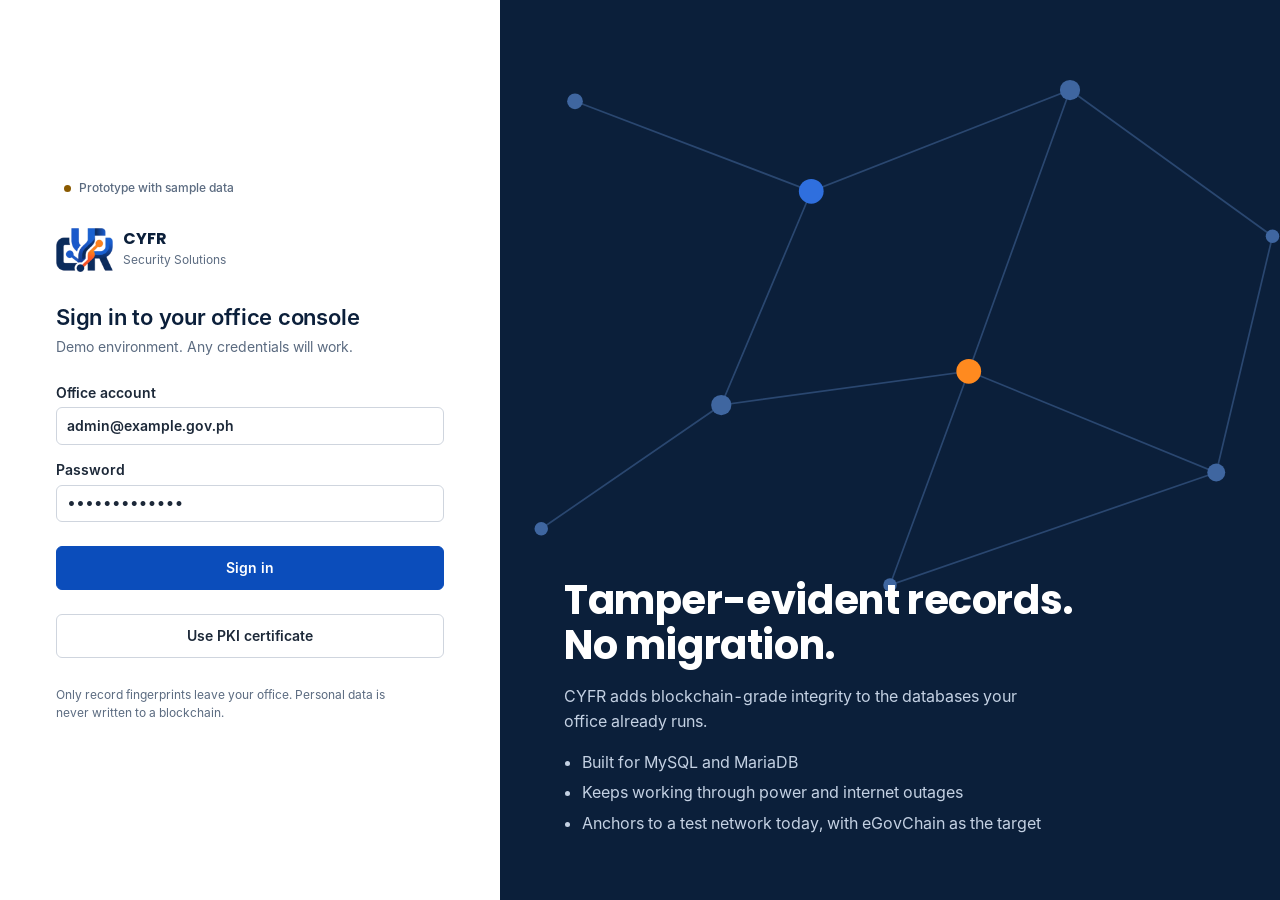
<file: index.html>
<!doctype html>
<html lang="en">
  <head>
    <meta charset="UTF-8" />
    <meta name="viewport" content="width=device-width,initial-scale=1" />
    <title>Sign in · CYFR Blockchain Middleware</title>
    <link rel="icon" href="assets/logo.png" />
    <!-- apply the saved light or dark theme before the page paints -->
    <script>
      try {
        document.documentElement.dataset.theme = localStorage.getItem("cyfr_theme") || "";
      } catch (e) {}
    </script>
    <link rel="stylesheet" href="assets/app.css" />
  </head>

  <body class="login">
    <!-- left: the sign-in form -->
    <main class="login-card">
      <div class="proto">Prototype with sample data</div>

      <!-- LOGO: to change it, replace the file assets/logo.png -->
      <div class="brand">
        <img class="logo" src="assets/logo.png" alt="CYFR" />
        <div><b>CYFR</b><small>Security Solutions</small></div>
      </div>

      <h1>Sign in to your office console</h1>
      <p class="muted">Demo environment. Any credentials will work.</p>

      <form id="f">
        <label>Office account <input id="u" value="admin@example.gov.ph" autocomplete="off" /></label>
        <label>Password <input id="p" type="password" value="demo-password" /></label>
        <button class="btn primary block">Sign in</button>
        <button type="button" class="btn block" id="pki">Use PKI certificate</button>
      </form>

      <p class="fine">
        Only record fingerprints leave your office. Personal data is never written to a blockchain.
      </p>
    </main>

    <!-- right: what the product does, over a drawing of linked records -->
    <aside class="login-side">
      <svg class="net" viewBox="0 0 800 800" preserveAspectRatio="xMidYMid slice" aria-hidden="true">
        <g stroke="#2a4770" stroke-width="1.5" fill="none">
          <path
            d="M120 90 L330 170 L560 80 L740 210 M330 170 L250 360 L470 330 L560 80 M470 330 L690 420 L740 210 M250 360 L90 470 M470 330 L400 520 L690 420"
          />
        </g>
        <g fill="#3f66a0">
          <circle cx="120" cy="90" r="7" />
          <circle cx="560" cy="80" r="9" />
          <circle cx="740" cy="210" r="6" />
          <circle cx="250" cy="360" r="9" />
          <circle cx="690" cy="420" r="8" />
          <circle cx="90" cy="470" r="6" />
          <circle cx="400" cy="520" r="6" />
        </g>
        <!-- two nodes carry the brand colours: a record, and the anchor that secures it -->
        <circle cx="330" cy="170" r="11" fill="#2f6fde" />
        <circle cx="470" cy="330" r="11" fill="#ff8a1f" />
      </svg>

      <h2>Tamper-evident records.<br />No migration.</h2>
      <p>CYFR adds blockchain-grade integrity to the databases your office already runs.</p>
      <ul>
        <li>Built for MySQL and MariaDB</li>
        <li>Keeps working through power and internet outages</li>
        <li>Anchors to a test network today, with eGovChain as the target</li>
      </ul>
    </aside>

    <script>
      // demo sign-in: remember the name for this tab, then open the console
      document.getElementById("f").onsubmit = (e) => {
        e.preventDefault();
        sessionStorage.setItem("cyfr_user", document.getElementById("u").value || "ito.admin");
        location.href = "app.html#/overview";
      };
      document.getElementById("pki").onclick = () => {
        sessionStorage.setItem("cyfr_user", "admin@example.gov.ph");
        location.href = "app.html#/overview";
      };
    </script>
  </body>
</html>
</file>
<file: assets/app.css>
/* ==========================================================================
   CYFR console stylesheet

   Contents
     1. Fonts            bundled files, so the console looks right with no internet
     2. Tokens           every colour, font and size used below is defined here
     3. Base             page defaults, headings, links, focus
     4. Shell            sidebar, top bar, status strip, page area
     5. Verdict          the integrity summary at the top of the overview
     6. Panels           cards, grids, figures, demo office page (end of section 10)
     7. Tables
     8. Controls         buttons, inputs, tags, tabs, switches
     9. Feedback         alerts, toast, spinner, progress lists
    10. Overlays         drawer, dialog, notifications
    11. Sign-in page
    12. Printed sheets   reports and proof certificates
    13. Dark theme
    14. Small screens, reduced motion, print
   ========================================================================== */

/* ---------- 1. Fonts ---------- */

@font-face {
  font-family: "Poppins";
  font-weight: 500;
  font-display: swap;
  src: url("fonts/poppins-500.woff") format("woff");
}
@font-face {
  font-family: "Poppins";
  font-weight: 700;
  font-display: swap;
  src: url("fonts/poppins-700.woff") format("woff");
}
@font-face {
  font-family: "Inter";
  font-weight: 400;
  font-display: swap;
  src: url("fonts/inter-400.woff") format("woff");
}
@font-face {
  font-family: "Inter";
  font-weight: 500;
  font-display: swap;
  src: url("fonts/inter-500.woff") format("woff");
}
@font-face {
  font-family: "Inter";
  font-weight: 600;
  font-display: swap;
  src: url("fonts/inter-600.woff") format("woff");
}

/* ---------- 2. Tokens ---------- */

:root {
  /* brand, taken from the CYFR logo */
  --navy: #0b1f3a; /* headings and the verdict band */
  --blue: #0b4dbb; /* actions, links, the active page */
  --blue-d: #093c93; /* hover state of blue */
  --blue-l: #eaf1fd; /* tint behind selected items */

  /* surfaces and text */
  --bg: #f7f8fa; /* page background */
  --card: #ffffff; /* panels */
  --line: #e4e7ec; /* borders and table rules */
  --line-2: #cfd5de; /* borders of inputs, slightly stronger */
  --tx: #1c2838; /* body text */
  --mu: #5b6b80; /* secondary text */

  /* status, always paired with a word, never colour alone */
  --ok: #17734a;
  --ok-l: #e5f3eb;
  --warn: #8a5a00;
  --warn-l: #fff3d1;
  --bad: #b3261e;
  --bad-l: #fde9e7;

  /* type */
  --display: "Inter", "Segoe UI", system-ui, sans-serif; /* headings and figures, same family as the text */
  --brand: "Poppins", "Segoe UI", system-ui, sans-serif; /* the brand face, used on the sign-in page only */
  --body: "Inter", "Segoe UI", system-ui, sans-serif; /* everything else */
  --mono: ui-monospace, "Cascadia Mono", "SFMono-Regular", Menlo, Consolas, monospace; /* fingerprints */

  /* shape */
  --r-sm: 4px; /* tags */
  --r: 6px; /* controls */
  --r-lg: 8px; /* panels */

  /* the sidebar keeps the brand navy in both themes */
  --side: #ffffff;
  --side-tx: #3b4758;
  --side-line: var(--line);
  --accent: #ff8a1f; /* the orange from the logo, used only to mark the current page */
  --lift: none; /* panels are flat: borders separate them, not shadows */
  --bar: #9db8e8; /* chart bars for past days, today uses the full blue */
}

/* ---------- 3. Base ---------- */

* {
  box-sizing: border-box;
}
body {
  margin: 0;
  font: 14px/1.55 var(--body);
  background: var(--bg);
  color: var(--tx);
  font-feature-settings: "tnum"; /* digits line up in columns */
  -webkit-font-smoothing: antialiased;
}
h1,
h2,
h3 {
  margin: 0;
  color: var(--navy);
  font-family: var(--display);
  font-weight: 600;
  letter-spacing: -0.01em;
}
h1 {
  font-size: 20px;
  font-weight: 600;
  line-height: 1.2;
}
h2 {
  font-size: 14px;
  font-weight: 600;
}
h3 {
  font-size: 14px;
}
p {
  margin: 0;
}
a {
  color: var(--blue);
  text-underline-offset: 2px;
}
:focus-visible {
  outline: 2px solid var(--blue);
  outline-offset: 2px;
}
.muted {
  color: var(--mu);
  margin: 2px 0 0;
  max-width: 72ch;
}
.mono {
  font-family: var(--mono);
  font-size: 12px;
  letter-spacing: -0.01em;
}
.scroll {
  overflow-x: auto;
}
[hidden] {
  display: none !important;
}

/* ---------- 4. Shell ---------- */

.shell {
  display: flex;
  min-height: 100vh;
}

/* sidebar */
.side {
  width: 232px;
  flex: none;
  background: var(--side);
  border-right: 1px solid var(--line);
  color: var(--side-tx);
  padding: 18px 12px 16px;
  display: flex;
  flex-direction: column;
  gap: 1px;
  position: sticky;
  top: 0;
  height: 100vh;
}
.brand {
  display: flex;
  gap: 10px;
  align-items: center;
  margin: 0 8px 22px;
}
.brand b {
  display: block;
  font-family: var(--brand);
  font-weight: 700;
  font-size: 16px;
  color: var(--navy);
  line-height: 1.15;
}
.brand small {
  color: var(--mu);
  font-size: 12px;
}
.logo {
  height: 32px; /* the logo scales to this height, width follows */
  width: auto;
  flex: none;
  display: block;
}
.side > a {
  display: flex;
  align-items: center;
  gap: 10px;
  padding: 7px 10px;
  border-radius: var(--r);
  border: 1px solid transparent;
  color: var(--side-tx);
  text-decoration: none;
  font-weight: 500;
}
.side > a svg {
  flex: none;
  color: var(--mu);
}
.side > a:hover {
  background: var(--bg);
}
.side > a.on {
  /* the current page: a bordered tile, no colour fill */
  background: var(--bg);
  border-color: var(--line);
  color: var(--navy);
  font-weight: 600;
}
.side > a.on svg {
  color: var(--blue);
}
.side-foot {
  margin-top: auto;
  display: grid;
  gap: 2px;
  font-size: 12px;
  color: var(--mu);
  padding: 12px 10px 0;
  border-top: 1px solid var(--line);
  overflow: hidden;
  text-overflow: ellipsis;
}

/* main column */
.main {
  flex: 1;
  min-width: 0;
}
.proto {
  /* one quiet line saying whether the data is sample or live */
  background: var(--card);
  color: var(--mu);
  font-size: 12px;
  font-weight: 500;
  padding: 6px 32px;
  border-bottom: 1px solid var(--line);
}
.proto::before {
  content: "";
  display: inline-block;
  width: 7px;
  height: 7px;
  border-radius: 50%;
  background: var(--warn);
  margin-right: 8px;
}
.proto.live::before {
  background: var(--ok);
}
.top {
  display: flex;
  justify-content: space-between;
  align-items: center;
  gap: 16px;
  flex-wrap: wrap;
  padding: 18px 32px 16px;
  background: var(--card);
  border-bottom: 1px solid var(--line);
}
.top-r {
  display: flex;
  gap: 10px;
  align-items: center;
  flex-wrap: wrap;
}
#view {
  padding: 24px 32px 56px;
  max-width: 1280px;
}
#banner:not(:empty) {
  margin: 16px 32px 0;
  max-width: 1216px;
}

/* ---------- 5. Verdict ---------- */

.verdict {
  /* a plain-language answer to "are our records intact?" */
  --state: var(--ok);
  background: var(--card);
  border: 1px solid var(--line);
  border-left: 3px solid var(--state); /* the rule carries the state */
  border-radius: var(--r-lg);
  padding: 20px 24px;
  display: grid;
  grid-template-columns: minmax(0, 5fr) minmax(0, 6fr);
  gap: 28px;
  align-items: center;
}
.verdict.warn {
  --state: var(--warn);
}
.verdict.bad {
  --state: var(--bad);
}
.verdict h2 {
  font-size: 20px;
  font-weight: 600;
  line-height: 1.25;
  letter-spacing: -0.015em;
}
.verdict.bad h2 {
  color: var(--bad);
}
.verdict p {
  color: var(--mu);
  margin-top: 6px;
  max-width: 52ch;
}

/* chain of custody: database, then ledger, then chain */
.custody {
  list-style: none;
  margin: 0;
  padding: 0;
  display: grid;
  grid-template-columns: repeat(3, 1fr);
}
.custody li {
  position: relative;
  padding: 20px 12px 0 0;
}
.custody li::before {
  /* the rail joining the three stages */
  content: "";
  position: absolute;
  top: 5px;
  left: 0;
  right: 0;
  height: 1px;
  background: var(--line-2);
}
.custody li:last-child::before {
  right: auto;
  width: 10px;
}
.custody li::after {
  /* the stage marker */
  content: "";
  position: absolute;
  top: 0;
  left: 0;
  width: 11px;
  height: 11px;
  border-radius: 50%;
  background: var(--ok);
  box-shadow: 0 0 0 3px var(--card);
}
.custody li.warn::after {
  background: var(--warn);
}
.custody li.bad::after {
  background: var(--bad);
}
.custody b {
  display: block;
  font-weight: 600;
  color: var(--navy);
}
.custody span {
  display: block;
  color: var(--mu);
  font-size: 13px;
}
.custody em {
  /* the state in words, so it never depends on colour */
  display: block;
  font-style: normal;
  font-size: 12px;
  font-weight: 600;
  color: var(--ok);
  margin-top: 2px;
}
.custody li.warn em {
  color: var(--warn);
}
.custody li.bad em {
  color: var(--bad);
}

/* batch chain: recent batches as linked blocks */
.chain {
  display: flex;
  overflow-x: auto;
  padding: 2px 0 4px;
}
.blk {
  flex: none;
  width: 104px;
  border: 1px solid var(--line-2);
  border-radius: var(--r);
  padding: 8px 10px;
  margin-right: 20px;
  position: relative;
  line-height: 1.4;
}
.blk::after {
  /* the link to the next block */
  content: "";
  position: absolute;
  left: 100%;
  top: 50%;
  width: 21px;
  height: 1px;
  background: var(--line-2);
}
.blk:last-child {
  margin-right: 0;
}
.blk:last-child::after {
  display: none;
}
.blk b {
  display: block;
  color: var(--navy);
}
.blk span {
  display: block;
  font-size: 12px;
  color: var(--mu);
}
.blk em {
  display: block;
  font-style: normal;
  font-size: 11px;
  font-weight: 600;
  color: var(--ok);
  margin-top: 2px;
}
.blk.wait {
  border-style: dashed;
}
.blk.wait em {
  color: var(--warn);
}
.blk.new {
  border-color: var(--navy);
}

/* ---------- 6. Panels ---------- */

.grid {
  display: grid;
  gap: 16px;
}
.g4 {
  grid-template-columns: repeat(4, 1fr);
}
.g3 {
  grid-template-columns: repeat(3, 1fr);
}
.g2 {
  grid-template-columns: 2fr 1fr;
}
.g2e {
  grid-template-columns: 1fr 1fr;
}
.card {
  background: var(--card);
  border: 1px solid var(--line);
  border-radius: var(--r-lg);
  padding: 18px 20px;
  min-width: 0;
}
.card + .card,
.grid + .card,
.card + .grid,
.grid + .grid,
.verdict + .grid,
.verdict + .card {
  margin-top: 16px;
}
.grid > .card {
  margin-top: 0;
}
.card-h {
  display: flex;
  justify-content: space-between;
  align-items: baseline;
  margin-bottom: 14px;
  gap: 8px;
  flex-wrap: wrap;
}

/* figures: four numbers read as one row, divided by rules, not four separate boxes */
.grid.g4:has(> .kpi) {
  gap: 0;
  background: var(--card);
  border: 1px solid var(--line);
  border-radius: var(--r-lg);
  box-shadow: var(--lift);
}
.grid.g4 > .kpi {
  box-shadow: none;
  border: 0;
  border-radius: 0;
  background: none;
  border-right: 1px solid var(--line);
  padding: 18px 20px;
}
.grid.g4 > .kpi:last-child {
  border-right: 0;
}
.kpi {
  position: relative;
}
.kpi.bad b {
  color: var(--bad);
}
.kpi.warn b {
  color: var(--warn);
}
.stack {
  /* panels stacked in one grid column */
  display: grid;
  gap: 16px;
  align-content: start;
}
.stack > .card {
  margin-top: 0;
}
.kv {
  /* label and value pairs */
  display: grid;
  grid-template-columns: 104px 1fr;
  gap: 8px 12px;
  margin: 0;
}
.kv dt {
  color: var(--mu);
}
.kv dd {
  margin: 0;
  min-width: 0;
  overflow-wrap: anywhere;
}
.kpi small {
  color: var(--mu);
  display: block;
  font-size: 13px;
}
.kpi b {
  font-family: var(--display);
  font-weight: 600;
  font-size: 26px;
  letter-spacing: -0.02em;
  line-height: 1.2;
  color: var(--navy);
  display: block;
  margin: 4px 0 2px;
}
.kpi span {
  font-size: 12px;
  color: var(--mu);
}

.list {
  display: grid;
  gap: 10px;
}
.row {
  display: flex;
  justify-content: space-between;
  gap: 12px;
  align-items: center;
}
.bar {
  height: 6px;
  background: #e9edf3;
  border-radius: 99px;
  overflow: hidden;
  margin-top: 4px;
}
.bar i {
  display: block;
  height: 100%;
  background: var(--blue);
}
.chain-card {
  display: grid;
  gap: 10px;
  align-content: start;
}
.chain-card .row:first-child b {
  font-family: var(--display);
  font-weight: 500;
  font-size: 16px;
  color: var(--navy);
}
.steps {
  display: flex;
  gap: 0;
  margin: 12px 0 4px;
}
.step {
  flex: 1;
  padding: 10px 12px 0 0;
  border-top: 3px solid var(--line);
  font-size: 13px;
  color: var(--mu);
}
.step b {
  display: block;
  color: var(--navy);
}
.step.done {
  border-color: var(--blue);
}
.step.run {
  border-color: var(--warn);
}
.setrow {
  display: flex;
  justify-content: space-between;
  align-items: center;
  gap: 16px;
  padding: 12px 0;
  border-bottom: 1px solid var(--line);
}
.setrow:last-child {
  border: 0;
}
.setrow small {
  display: block;
  color: var(--mu);
}

/* ---------- 7. Tables ---------- */

table {
  width: 100%;
  border-collapse: collapse;
}
th {
  text-align: left;
  font-size: 12px;
  color: var(--mu);
  font-weight: 600;
  padding: 8px 12px;
  border-bottom: 1px solid var(--line-2);
  white-space: nowrap;
}
td {
  padding: 8px 12px;
  border-bottom: 1px solid var(--line);
  vertical-align: middle;
}
tr:last-child td {
  border-bottom: 0;
}
tbody tr.click {
  cursor: pointer;
}
tbody tr.click:hover {
  background: var(--bg);
}
tr.flag td {
  background: var(--bad-l);
}
tr.flag td:first-child {
  box-shadow: inset 3px 0 0 var(--bad); /* a mismatch is marked by more than colour */
}

/* ---------- 8. Controls ---------- */

.btn {
  font: inherit;
  font-weight: 600;
  padding: 7px 14px;
  border-radius: var(--r);
  border: 1px solid var(--line-2);
  background: var(--card);
  color: var(--tx);
  cursor: pointer;
  white-space: nowrap;
  text-decoration: none;
  display: inline-block;
}
.btn:hover {
  background: var(--bg);
}
.btn.primary {
  background: var(--blue);
  border-color: var(--blue);
  color: #fff;
}
.btn.primary:hover {
  background: var(--blue-d);
  border-color: var(--blue-d);
}
.btn.danger {
  color: var(--bad);
  border-color: #efb9b4;
}
.btn.sm {
  padding: 4px 10px;
  font-size: 13px;
}
.btn.block {
  display: block;
  width: 100%;
  margin-top: 10px;
}
.btn:disabled {
  opacity: 0.5;
  cursor: default;
}
#outage.on {
  background: var(--warn-l);
  border-color: var(--warn);
  color: var(--warn);
}

input,
select {
  font: inherit;
  padding: 7px 10px;
  border: 1px solid var(--line-2);
  border-radius: var(--r);
  background: var(--card);
  color: var(--tx);
}
.inline-form {
  /* one input with its button on the same line */
  display: flex;
  gap: 8px;
  margin-top: 12px;
}
.inline-form input {
  flex: 1;
  min-width: 0;
}
.tools {
  display: flex;
  gap: 8px;
  margin-bottom: 14px;
  flex-wrap: wrap;
}
.tools input {
  flex: 1;
  min-width: 200px;
}
.ctl {
  display: flex;
  gap: 8px;
  flex-wrap: wrap;
  align-items: center;
}
.ctl select {
  padding: 5px 8px;
}

/* status tags: neutral text, the dot carries the colour */
.pill {
  --dot: var(--ok);
  display: inline-flex;
  align-items: center;
  gap: 6px;
  padding: 1px 8px 1px 7px;
  border-radius: 99px;
  border: 1px solid var(--line-2);
  font-size: 12px;
  font-weight: 500;
  white-space: nowrap;
  background: var(--card);
  color: var(--tx);
}
.pill::before {
  content: "";
  width: 7px;
  height: 7px;
  border-radius: 50%;
  background: var(--dot);
}
.pill.warn {
  --dot: var(--warn);
}
.pill.bad {
  --dot: var(--bad);
  color: var(--bad);
  border-color: #e59a94;
}
.pill.gray {
  --dot: var(--mu);
  color: var(--mu);
}
.pill.blue {
  --dot: var(--blue);
}

.livechip::before {
  animation: pulse 2s ease-in-out infinite;
}
@keyframes pulse {
  50% {
    opacity: 0.35;
  }
}

/* operation tags in tables */
.op {
  display: inline-block;
  font-size: 11px;
  font-weight: 600;
  letter-spacing: 0.02em;
  padding: 1px 7px;
  border-radius: var(--r-sm);
  border: 1px solid var(--line-2);
  color: var(--mu);
}
.op.insert {
  color: var(--ok);
  border-color: #9fd3b6;
}
.op.update {
  color: var(--blue);
  border-color: #a9c4f2;
}
.op.register {
  color: var(--blue);
  border-color: #a9c4f2;
}
.op.finding {
  color: var(--bad);
  border-color: #e59a94;
  background: var(--bad-l);
}
.op.cleared {
  color: var(--ok);
  border-color: #9fd3b6;
}
.op.delete {
  color: var(--bad);
  border-color: #e59a94;
}

.seg {
  display: flex;
  border: 1px solid var(--line-2);
  border-radius: var(--r);
  overflow: hidden;
}
.seg button {
  font: inherit;
  border: 0;
  background: var(--card);
  color: var(--tx);
  padding: 5px 12px;
  cursor: pointer;
}
.seg button.on {
  background: var(--blue);
  color: #fff;
}
.tabs {
  display: flex;
  gap: 4px;
  margin-bottom: 16px;
  border-bottom: 1px solid var(--line);
}
.tabs button {
  font: inherit;
  border: 0;
  background: none;
  color: var(--mu);
  padding: 8px 14px;
  cursor: pointer;
  border-bottom: 2px solid transparent;
  font-weight: 600;
}
.tabs button.on {
  color: var(--blue);
  border-color: var(--blue);
}
.switch {
  display: flex;
  align-items: center;
  gap: 8px;
  font-size: 13px;
  cursor: pointer;
}
.switch input {
  position: absolute;
  opacity: 0;
}
.switch span {
  width: 34px;
  height: 20px;
  border-radius: 99px;
  background: var(--line-2);
  position: relative;
  transition: 0.15s;
}
.switch span::after {
  content: "";
  position: absolute;
  top: 2px;
  left: 2px;
  width: 16px;
  height: 16px;
  border-radius: 50%;
  background: var(--card);
  transition: 0.15s;
}
.switch input:checked + span {
  background: var(--blue);
}
.switch input:checked + span::after {
  left: 16px;
}
.switch input:focus-visible + span {
  outline: 2px solid var(--blue);
  outline-offset: 2px;
}

/* forms inside dialogs */
.fgrid {
  display: grid;
  grid-template-columns: 1fr 1fr;
  gap: 14px;
  margin-top: 16px;
}
.fgrid label {
  display: grid;
  gap: 4px;
  font-weight: 600;
  font-size: 13px;
}
.fgrid .full {
  grid-column: 1/-1;
}
.fgrid input,
.fgrid select {
  width: 100%;
}
.checks {
  display: grid;
  gap: 8px;
  margin: 12px 0;
}
.checks label {
  display: flex;
  gap: 8px;
  align-items: center;
}
.opt {
  display: flex;
  gap: 10px;
  align-items: flex-start;
  padding: 12px;
  border: 1px solid var(--line);
  border-radius: var(--r);
  cursor: pointer;
  font-weight: 400 !important;
}
.opt:has(input:checked) {
  border-color: var(--blue);
  background: var(--blue-l);
}
.opt input {
  width: auto !important;
  margin-top: 4px;
}
.opt b {
  display: block;
}
.opt small {
  color: var(--mu);
}
.drop {
  display: grid;
  gap: 4px;
  justify-items: center;
  text-align: center;
  border: 2px dashed var(--line-2);
  border-radius: var(--r-lg);
  padding: 28px 16px;
  cursor: pointer;
  margin-top: 12px;
}
.drop:hover,
.drop.over {
  border-color: var(--blue);
  background: var(--blue-l);
}
.drop span {
  color: var(--mu);
  font-size: 13px;
}

/* a boxed fingerprint or proof */
.fp {
  background: var(--bg);
  border: 1px solid var(--line);
  border-radius: var(--r);
  padding: 12px 14px;
}
.fp small {
  color: var(--mu);
  display: block;
}
.fp .mono {
  word-break: break-all;
  min-height: 18px;
}
.fp small + .mono {
  margin-bottom: 10px;
}
.fp .mono:last-child {
  margin-bottom: 0;
}
.fp .new {
  color: var(--bad);
}

/* ---------- 9. Feedback ---------- */

.alert {
  padding: 11px 16px;
  border-radius: var(--r);
  border: 1px solid;
  border-left-width: 4px; /* the thick edge carries the severity */
  display: flex;
  gap: 12px;
  align-items: center;
  justify-content: space-between;
  flex-wrap: wrap;
}
.alert.warn {
  background: var(--warn-l);
  border-color: #e3c467;
}
.alert.bad {
  background: var(--bad-l);
  border-color: #e59a94;
}
.alert.ok {
  background: var(--ok-l);
  border-color: #9fd3b6;
}
.toast {
  position: fixed;
  bottom: 24px;
  left: 50%;
  transform: translateX(-50%);
  background: var(--navy);
  border: 1px solid #33496b;
  color: #fff;
  padding: 10px 18px;
  border-radius: var(--r);
  z-index: 20;
}
.spin {
  display: inline-block;
  width: 12px;
  height: 12px;
  border: 2px solid var(--line-2);
  border-top-color: var(--blue);
  border-radius: 50%;
  animation: spin 0.7s linear infinite;
  vertical-align: -2px;
}
@keyframes spin {
  to {
    transform: rotate(360deg);
  }
}
.pl {
  /* a checklist of steps in progress */
  display: grid;
  gap: 12px;
  margin: 20px 0;
}
.pl > div {
  display: flex;
  gap: 12px;
  align-items: flex-start;
}
.pl i {
  width: 22px;
  height: 22px;
  border-radius: 50%;
  border: 2px solid var(--line);
  display: grid;
  place-items: center;
  font-style: normal;
  font-size: 12px;
  flex: none;
  margin-top: 1px;
}
.pl .d i {
  background: var(--ok);
  border-color: var(--ok);
  color: #fff;
}
.pl .r i {
  border-color: var(--blue);
}
.pl .x i {
  background: var(--bad);
  border-color: var(--bad);
  color: #fff;
}
.pl .p {
  color: var(--mu);
}
.pl small {
  display: block;
  color: var(--mu);
}

/* ---------- 10. Overlays ---------- */

.drawer {
  position: fixed;
  inset: 0 0 0 auto;
  width: min(460px, 100%);
  background: var(--card);
  border-left: 1px solid var(--line);
  box-shadow: -12px 0 32px rgba(11, 31, 58, 0.12);
  padding: 24px;
  overflow: auto;
  z-index: 10;
}
.drawer dl {
  display: grid;
  grid-template-columns: 116px 1fr;
  gap: 10px 12px;
  margin: 16px 0;
}
.drawer dt {
  color: var(--mu);
}
.drawer dd {
  margin: 0;
  word-break: break-all;
}
.modal-bg {
  position: fixed;
  inset: 0;
  background: rgba(11, 31, 58, 0.55);
  display: grid;
  place-items: center;
  z-index: 30;
  padding: 16px;
}
.modal {
  background: var(--card);
  border: 1px solid var(--line);
  border-radius: var(--r-lg);
  padding: 24px;
  width: min(560px, 100%);
  max-height: 92vh;
  overflow: auto;
  box-shadow: 0 24px 56px rgba(11, 31, 58, 0.28);
}
.modal h2 {
  font-size: 18px;
}
.modal .row {
  margin-top: 8px;
}
.bellw {
  position: relative;
}
.badge {
  background: var(--bad);
  color: #fff;
  border-radius: 99px;
  font-size: 11px;
  padding: 0 6px;
  margin-left: 6px;
}
.np {
  position: absolute;
  right: 0;
  top: calc(100% + 8px);
  width: min(360px, 90vw);
  background: var(--card);
  border: 1px solid var(--line);
  border-radius: var(--r-lg);
  box-shadow: 0 12px 32px rgba(11, 31, 58, 0.18);
  z-index: 15;
}
.np header {
  display: flex;
  justify-content: space-between;
  align-items: center;
  padding: 12px 14px;
  border-bottom: 1px solid var(--line);
}
.np button.n {
  display: flex;
  gap: 10px;
  text-align: left;
  width: 100%;
  border: 0;
  background: none;
  color: var(--tx);
  font: inherit;
  padding: 10px 14px;
  cursor: pointer;
  border-bottom: 1px solid var(--line);
}
.np button.n:hover {
  background: var(--bg);
}
.np .dot {
  width: 8px;
  height: 8px;
  border-radius: 50%;
  margin-top: 7px;
  flex: none;
}
.np small {
  display: block;
  color: var(--mu);
}
.np .un b {
  font-weight: 600;
}
.np .rd {
  opacity: 0.65;
}

/* office simulator page */
.ws {
  align-items: start;
}
.lgu-h {
  /* title bar of the simulated office system */
  display: flex;
  justify-content: space-between;
  align-items: center;
  gap: 12px;
  padding: 10px 12px;
  margin-bottom: 16px;
  background: var(--bg);
  border: 1px solid var(--line);
  border-radius: var(--r);
}
.lgu-h b {
  display: block;
  color: var(--navy);
}
.lgu-h span {
  font-size: 12px;
  color: var(--mu);
}
.sub-h {
  margin: 22px 0 6px;
}
table.dense th,
table.dense td {
  padding: 6px 10px;
  font-size: 13px;
}
.num {
  text-align: right;
  white-space: nowrap;
}
tr.void td {
  color: var(--mu);
}
tr.void td:first-child,
tr.void td.num:nth-child(4) {
  text-decoration: line-through;
}
.grid-t {
  /* a database client's result grid */
  font-family: var(--mono);
  border: 1px solid var(--line);
}
.grid-t th {
  background: var(--bg);
  font-family: var(--mono);
}
.sqlc {
  margin-top: 16px;
}
.sqlc .check {
  display: flex;
  gap: 8px;
  align-items: center;
  font-weight: 400;
}
.sqlc .check input {
  width: auto;
}
.sql {
  /* the statements about to run */
  margin: 14px 0 12px;
  padding: 12px 14px;
  background: #0b1f3a;
  color: #dbe5f3;
  border-radius: var(--r);
  font-family: var(--mono);
  font-size: 12.5px;
  line-height: 1.6;
  white-space: pre-wrap;
  overflow-wrap: anywhere;
}
#rres .alert,
#cres .alert,
#cres .fp,
#rpick .fgrid {
  /* results on the documents page */
  margin-top: 12px;
}
#cres .pl {
  margin: 14px 0;
}
.sqlc label[hidden] {
  display: none; /* inputs the chosen statement does not need */
}
#vcres .pl,
#rwres .pl {
  /* results of the two blockchain checks on the verify page */
  margin: 14px 0;
}
#vcres .alert,
#rwres .alert,
#rwres .fp {
  margin-top: 12px;
}
.mon .pl {
  margin: 14px 0;
}
.mon-h {
  color: var(--tx);
}
.mon-h .mono {
  color: var(--mu);
  margin-right: 6px;
}
.mon .alert {
  margin-bottom: 4px;
}
.setrow.link {
  margin-top: 16px;
  padding-bottom: 0;
  border-top: 1px solid var(--line);
  border-bottom: 0;
}

/* ---------- 11. Sign-in page ---------- */

.login {
  display: grid;
  grid-template-columns: minmax(360px, 500px) 1fr;
  min-height: 100vh;
  background: var(--card);
}
.login-card {
  padding: 56px;
  display: flex;
  flex-direction: column;
  justify-content: center;
}
.login-card .proto {
  /* the sample-data notice sits above the form as a small tag */
  align-self: flex-start;
  border: 0;
  border-radius: var(--r-sm);
  padding: 2px 8px;
  margin-bottom: 28px;
}
.login-card .brand {
  margin: 0 0 32px;
}
.login-card .logo {
  height: 44px;
}
.login-card h1 {
  font-size: 22px;
  margin-bottom: 4px;
}
.login-card form {
  margin-top: 24px;
  display: grid;
  gap: 14px;
}
.login-card label {
  display: grid;
  gap: 4px;
  font-weight: 600;
}
.login-card .btn {
  padding: 10px 14px;
}
.fine {
  font-size: 12px;
  color: var(--mu);
  margin-top: 28px;
  max-width: 44ch;
}
.login-side {
  position: relative;
  overflow: hidden;
  background: var(--navy);
  color: #fff;
  padding: 64px;
  display: flex;
  flex-direction: column;
  justify-content: flex-end;
}
.login-side .net {
  /* linked records, drawn as nodes and lines */
  position: absolute;
  inset: 0;
  width: 100%;
  height: 100%;
}
.login-side > :not(.net) {
  position: relative;
}
.login-side h2 {
  font-family: var(--brand);
  color: #fff;
  font-size: 40px;
  font-weight: 700;
  line-height: 1.12;
  margin-bottom: 16px;
}
.login-side p,
.login-side li {
  color: #c4d1e3;
  font-size: 16px;
  max-width: 48ch;
}
.login-side ul {
  padding-left: 18px;
  margin: 16px 0 0;
  display: grid;
  gap: 6px;
}

/* ---------- 12. Printed sheets ---------- */

.sheet {
  /* always printed light, whatever the screen theme */
  --card: #fff;
  --tx: #1c2838;
  --navy: #0b1f3a;
  --mu: #5b6b80;
  --line: #dce2ea;
  --bg: #f3f5f8;
  --blue: #0b4dbb;
  --blue-l: #eaf1fd;
  --ok: #17734a;
  --ok-l: #e5f3eb;
  --warn: #8a5a00;
  --warn-l: #fff3d1;
  --bad: #b3261e;
  --bad-l: #fde9e7;
  background: #fff;
  color: var(--tx);
  padding: 8px;
}
.sheet h2 {
  font-size: 20px;
}
.sheet h3 {
  margin: 18px 0 6px;
}
.sheet .lh {
  display: flex;
  justify-content: space-between;
  border-bottom: 2px solid var(--navy);
  padding-bottom: 12px;
  margin-bottom: 16px;
  gap: 12px;
}
.sheet .stats {
  display: grid;
  grid-template-columns: repeat(4, 1fr);
  gap: 8px;
  margin: 14px 0;
}
.sheet .stats div {
  border: 1px solid var(--line);
  padding: 8px 10px;
  border-radius: var(--r);
}
.sheet .stats b {
  display: block;
  font-size: 18px;
  color: var(--navy);
}
.sheet .stats small {
  color: var(--mu);
}
.sheet .sig {
  display: grid;
  grid-template-columns: 1fr 1fr;
  gap: 40px;
  margin-top: 40px;
}
.sheet .sig div {
  border-top: 1px solid var(--tx);
  padding-top: 4px;
  font-size: 12px;
}
.sheet .ft {
  margin-top: 20px;
  font-size: 11px;
  color: var(--mu);
  word-break: break-all;
}
.sheet table {
  font-size: 12px;
}

/* ---------- 13. Dark theme ---------- */

[data-theme="dark"] {
  color-scheme: dark;
  --navy: #e8eef7;
  --blue: #6aa5ff;
  --blue-d: #8bb9ff;
  --blue-l: #17294a;
  --bg: #0b121c;
  --card: #121b29;
  --line: #243249;
  --line-2: #33445f;
  --tx: #dce4ef;
  --mu: #93a3b8;
  --ok: #4cc38a;
  --ok-l: #12301f;
  --warn: #e3b341;
  --warn-l: #3a2c08;
  --bad: #ff7a70;
  --bad-l: #3d1512;
}
[data-theme="dark"] .pill.gray,
[data-theme="dark"] .bar {
  background: #1e2b40;
}
[data-theme="dark"] .btn.primary,
[data-theme="dark"] .seg button.on {
  background: #2f6fde;
  border-color: #2f6fde;
  color: #fff;
}
[data-theme="dark"] .btn.primary:hover {
  background: #2560c7;
}
[data-theme="dark"] .toast {
  background: #16233a;
}
[data-theme="dark"] .sql {
  background: #070d17;
}
[data-theme="dark"] {
  --side: #0f1826;
  --side-tx: #c3cedc;
  --bar: #355a96;
}
[data-theme="dark"] .logo {
  background: #fff; /* the logo's navy letters need a light plate */
  border-radius: var(--r);
  padding: 3px;
}
[data-theme="dark"] .sheet .logo {
  background: none;
  padding: 0;
}

/* ---------- 14. Small screens, reduced motion, print ---------- */

@media (max-width: 1040px) {
  .verdict {
    grid-template-columns: 1fr;
  }
}
@media (max-width: 960px) {
  .g4 {
    grid-template-columns: 1fr 1fr;
  }
  .grid.g4 > .kpi:nth-child(2n) {
    border-right: 0;
  }
  .grid.g4 > .kpi:nth-child(-n + 2) {
    border-bottom: 1px solid var(--line);
  }
  .g3,
  .g2,
  .g2e {
    grid-template-columns: 1fr;
  }
  .login {
    grid-template-columns: 1fr;
  }
  .login-side {
    display: none;
  }
}
@media (max-width: 720px) {
  .shell {
    flex-direction: column;
  }
  .side {
    width: 100%;
    height: auto;
    position: static;
    flex-direction: row;
    flex-wrap: wrap;
    padding: 10px;
  }
  .side .brand,
  .side-foot {
    display: none;
  }
  .side {
    border-right: 0;
    border-bottom: 1px solid var(--line);
  }
  .proto {
    padding-left: 16px;
  }
  .top,
  #view {
    padding-left: 16px;
    padding-right: 16px;
  }
  #banner:not(:empty) {
    margin: 12px 16px 0;
  }
  .verdict {
    padding: 20px;
  }
  .verdict h2 {
    font-size: 22px;
  }
  .custody {
    grid-template-columns: 1fr;
    gap: 14px;
  }
  .custody li {
    padding: 0 0 0 26px;
  }
  .custody li::before {
    display: none;
  }
  .custody li::after {
    top: 4px;
  }
  .steps {
    flex-direction: column;
    gap: 10px;
  }
  .fgrid {
    grid-template-columns: 1fr;
  }
  .login-card {
    padding: 32px 24px;
  }
  .sheet .stats {
    grid-template-columns: 1fr 1fr;
  }
}
@media (prefers-reduced-motion: reduce) {
  * {
    animation: none !important;
    transition: none !important;
  }
}
@media print {
  body > *:not(#modal) {
    display: none !important;
  }
  .modal-bg {
    position: static;
    background: none;
    padding: 0;
    display: block;
  }
  .modal {
    box-shadow: none;
    border: 0;
    width: 100% !important;
    max-height: none;
    padding: 0;
  }
  .no-print {
    display: none !important;
  }
}

/* documents page: keep-a-copy option and the office copy column */
#rpick .check {
  display: flex;
  gap: 8px;
  align-items: center;
  font-weight: 400;
}
#rpick .check input {
  width: auto;
}
td.nowrap {
  white-space: nowrap;
}
</file>
